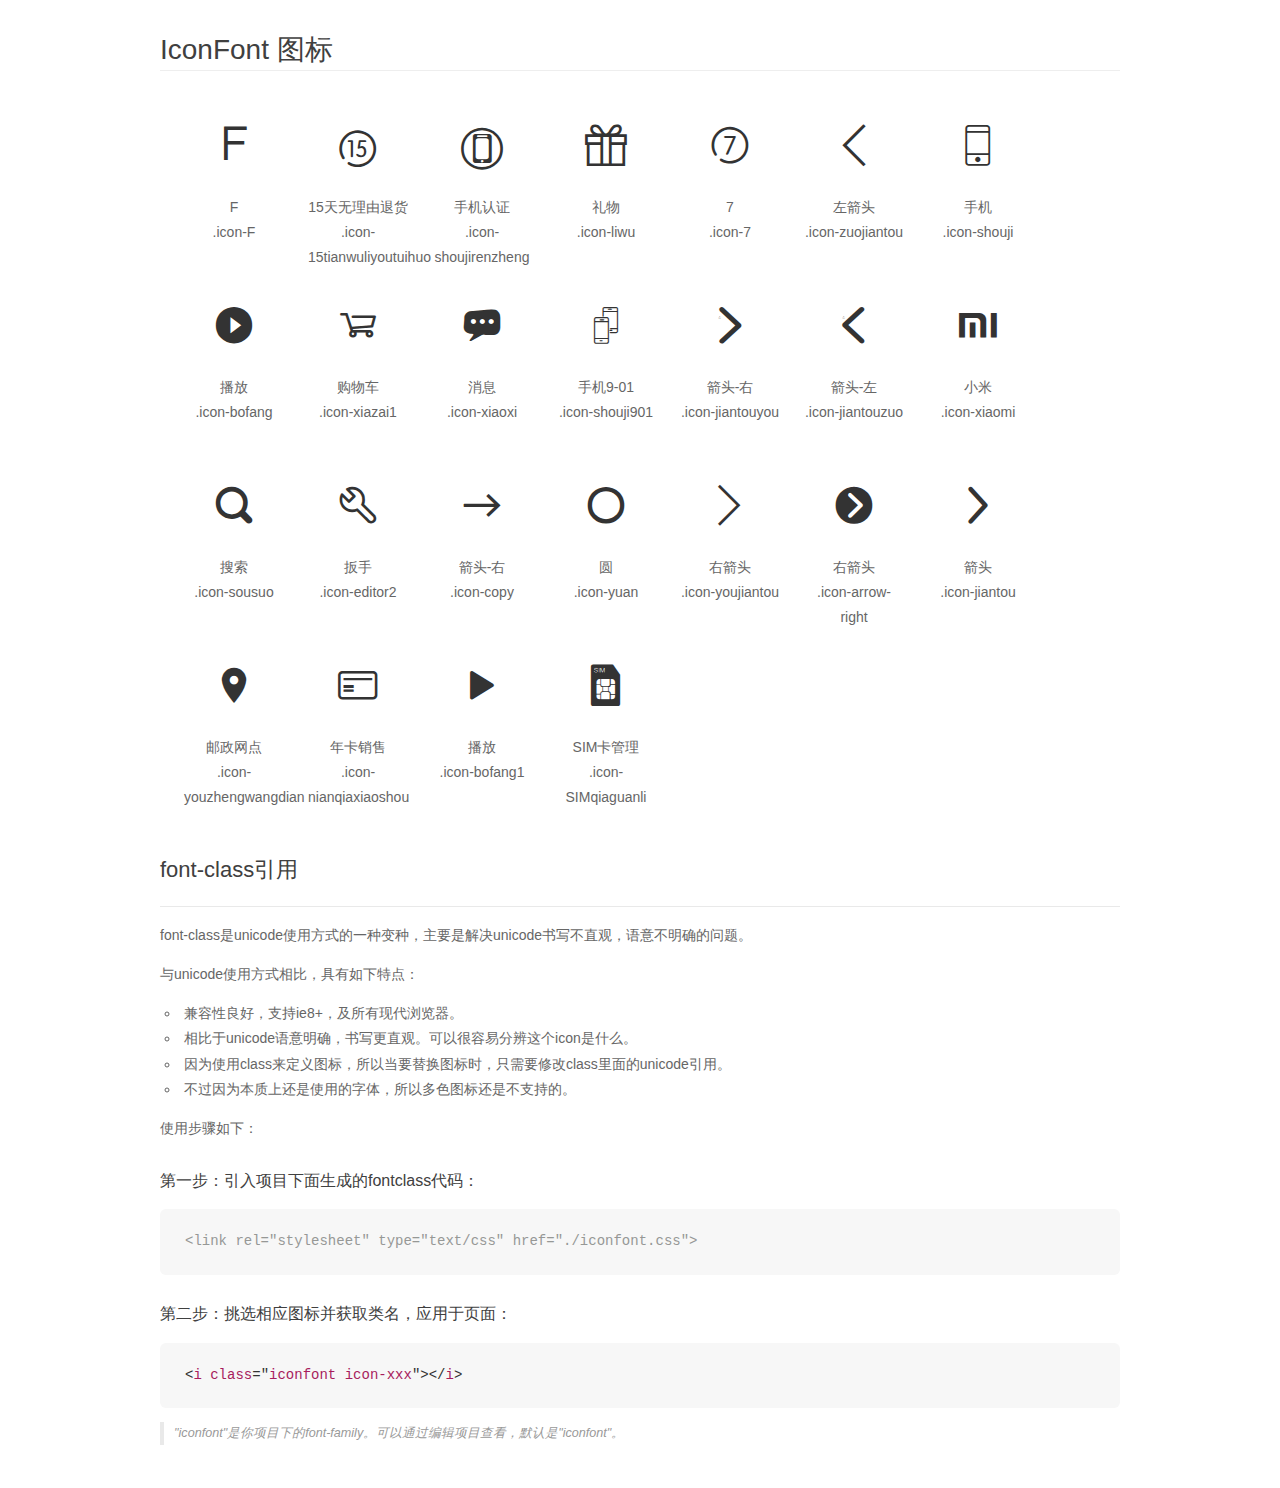
<file: iconfont/demo_fontclass.html>
<!DOCTYPE html>
<html>
<head>
    <meta charset="utf-8"/>
    <title>IconFont</title>
    <link rel="stylesheet" href="demo.css">
    <link rel="stylesheet" href="iconfont.css">
</head>
<body>
    <div class="main markdown">
        <h1>IconFont 图标</h1>
        <ul class="icon_lists clear">
            
                <li>
                <i class="icon iconfont icon-F"></i>
                    <div class="name">F</div>
                    <div class="fontclass">.icon-F</div>
                </li>
            
                <li>
                <i class="icon iconfont icon-15tianwuliyoutuihuo"></i>
                    <div class="name">15天无理由退货</div>
                    <div class="fontclass">.icon-15tianwuliyoutuihuo</div>
                </li>
            
                <li>
                <i class="icon iconfont icon-shoujirenzheng"></i>
                    <div class="name">手机认证</div>
                    <div class="fontclass">.icon-shoujirenzheng</div>
                </li>
            
                <li>
                <i class="icon iconfont icon-liwu"></i>
                    <div class="name">礼物</div>
                    <div class="fontclass">.icon-liwu</div>
                </li>
            
                <li>
                <i class="icon iconfont icon-7"></i>
                    <div class="name">7</div>
                    <div class="fontclass">.icon-7</div>
                </li>
            
                <li>
                <i class="icon iconfont icon-zuojiantou"></i>
                    <div class="name">左箭头</div>
                    <div class="fontclass">.icon-zuojiantou</div>
                </li>
            
                <li>
                <i class="icon iconfont icon-shouji"></i>
                    <div class="name">手机</div>
                    <div class="fontclass">.icon-shouji</div>
                </li>
            
                <li>
                <i class="icon iconfont icon-bofang"></i>
                    <div class="name">播放</div>
                    <div class="fontclass">.icon-bofang</div>
                </li>
            
                <li>
                <i class="icon iconfont icon-xiazai1"></i>
                    <div class="name">购物车</div>
                    <div class="fontclass">.icon-xiazai1</div>
                </li>
            
                <li>
                <i class="icon iconfont icon-xiaoxi"></i>
                    <div class="name">消息</div>
                    <div class="fontclass">.icon-xiaoxi</div>
                </li>
            
                <li>
                <i class="icon iconfont icon-shouji901"></i>
                    <div class="name">手机9-01</div>
                    <div class="fontclass">.icon-shouji901</div>
                </li>
            
                <li>
                <i class="icon iconfont icon-jiantouyou"></i>
                    <div class="name">箭头-右</div>
                    <div class="fontclass">.icon-jiantouyou</div>
                </li>
            
                <li>
                <i class="icon iconfont icon-jiantouzuo"></i>
                    <div class="name">箭头-左</div>
                    <div class="fontclass">.icon-jiantouzuo</div>
                </li>
            
                <li>
                <i class="icon iconfont icon-xiaomi"></i>
                    <div class="name">小米</div>
                    <div class="fontclass">.icon-xiaomi</div>
                </li>
            
                <li>
                <i class="icon iconfont icon-sousuo"></i>
                    <div class="name">搜索</div>
                    <div class="fontclass">.icon-sousuo</div>
                </li>
            
                <li>
                <i class="icon iconfont icon-editor2"></i>
                    <div class="name">扳手</div>
                    <div class="fontclass">.icon-editor2</div>
                </li>
            
                <li>
                <i class="icon iconfont icon-copy"></i>
                    <div class="name">箭头-右</div>
                    <div class="fontclass">.icon-copy</div>
                </li>
            
                <li>
                <i class="icon iconfont icon-yuan"></i>
                    <div class="name">圆</div>
                    <div class="fontclass">.icon-yuan</div>
                </li>
            
                <li>
                <i class="icon iconfont icon-youjiantou"></i>
                    <div class="name">右箭头</div>
                    <div class="fontclass">.icon-youjiantou</div>
                </li>
            
                <li>
                <i class="icon iconfont icon-arrow-right"></i>
                    <div class="name">右箭头</div>
                    <div class="fontclass">.icon-arrow-right</div>
                </li>
            
                <li>
                <i class="icon iconfont icon-jiantou"></i>
                    <div class="name">箭头</div>
                    <div class="fontclass">.icon-jiantou</div>
                </li>
            
                <li>
                <i class="icon iconfont icon-youzhengwangdian"></i>
                    <div class="name">邮政网点</div>
                    <div class="fontclass">.icon-youzhengwangdian</div>
                </li>
            
                <li>
                <i class="icon iconfont icon-nianqiaxiaoshou"></i>
                    <div class="name">年卡销售</div>
                    <div class="fontclass">.icon-nianqiaxiaoshou</div>
                </li>
            
                <li>
                <i class="icon iconfont icon-bofang1"></i>
                    <div class="name">播放</div>
                    <div class="fontclass">.icon-bofang1</div>
                </li>
            
                <li>
                <i class="icon iconfont icon-SIMqiaguanli"></i>
                    <div class="name">SIM卡管理</div>
                    <div class="fontclass">.icon-SIMqiaguanli</div>
                </li>
            
        </ul>

        <h2 id="font-class-">font-class引用</h2>
        <hr>

        <p>font-class是unicode使用方式的一种变种，主要是解决unicode书写不直观，语意不明确的问题。</p>
        <p>与unicode使用方式相比，具有如下特点：</p>
        <ul>
        <li>兼容性良好，支持ie8+，及所有现代浏览器。</li>
        <li>相比于unicode语意明确，书写更直观。可以很容易分辨这个icon是什么。</li>
        <li>因为使用class来定义图标，所以当要替换图标时，只需要修改class里面的unicode引用。</li>
        <li>不过因为本质上还是使用的字体，所以多色图标还是不支持的。</li>
        </ul>
        <p>使用步骤如下：</p>
        <h3 id="-fontclass-">第一步：引入项目下面生成的fontclass代码：</h3>


        <pre><code class="lang-js hljs javascript"><span class="hljs-comment">&lt;link rel="stylesheet" type="text/css" href="./iconfont.css"&gt;</span></code></pre>
        <h3 id="-">第二步：挑选相应图标并获取类名，应用于页面：</h3>
        <pre><code class="lang-css hljs">&lt;<span class="hljs-selector-tag">i</span> <span class="hljs-selector-tag">class</span>="<span class="hljs-selector-tag">iconfont</span> <span class="hljs-selector-tag">icon-xxx</span>"&gt;&lt;/<span class="hljs-selector-tag">i</span>&gt;</code></pre>
        <blockquote>
        <p>"iconfont"是你项目下的font-family。可以通过编辑项目查看，默认是"iconfont"。</p>
        </blockquote>
    </div>
</body>
</html>
</file>
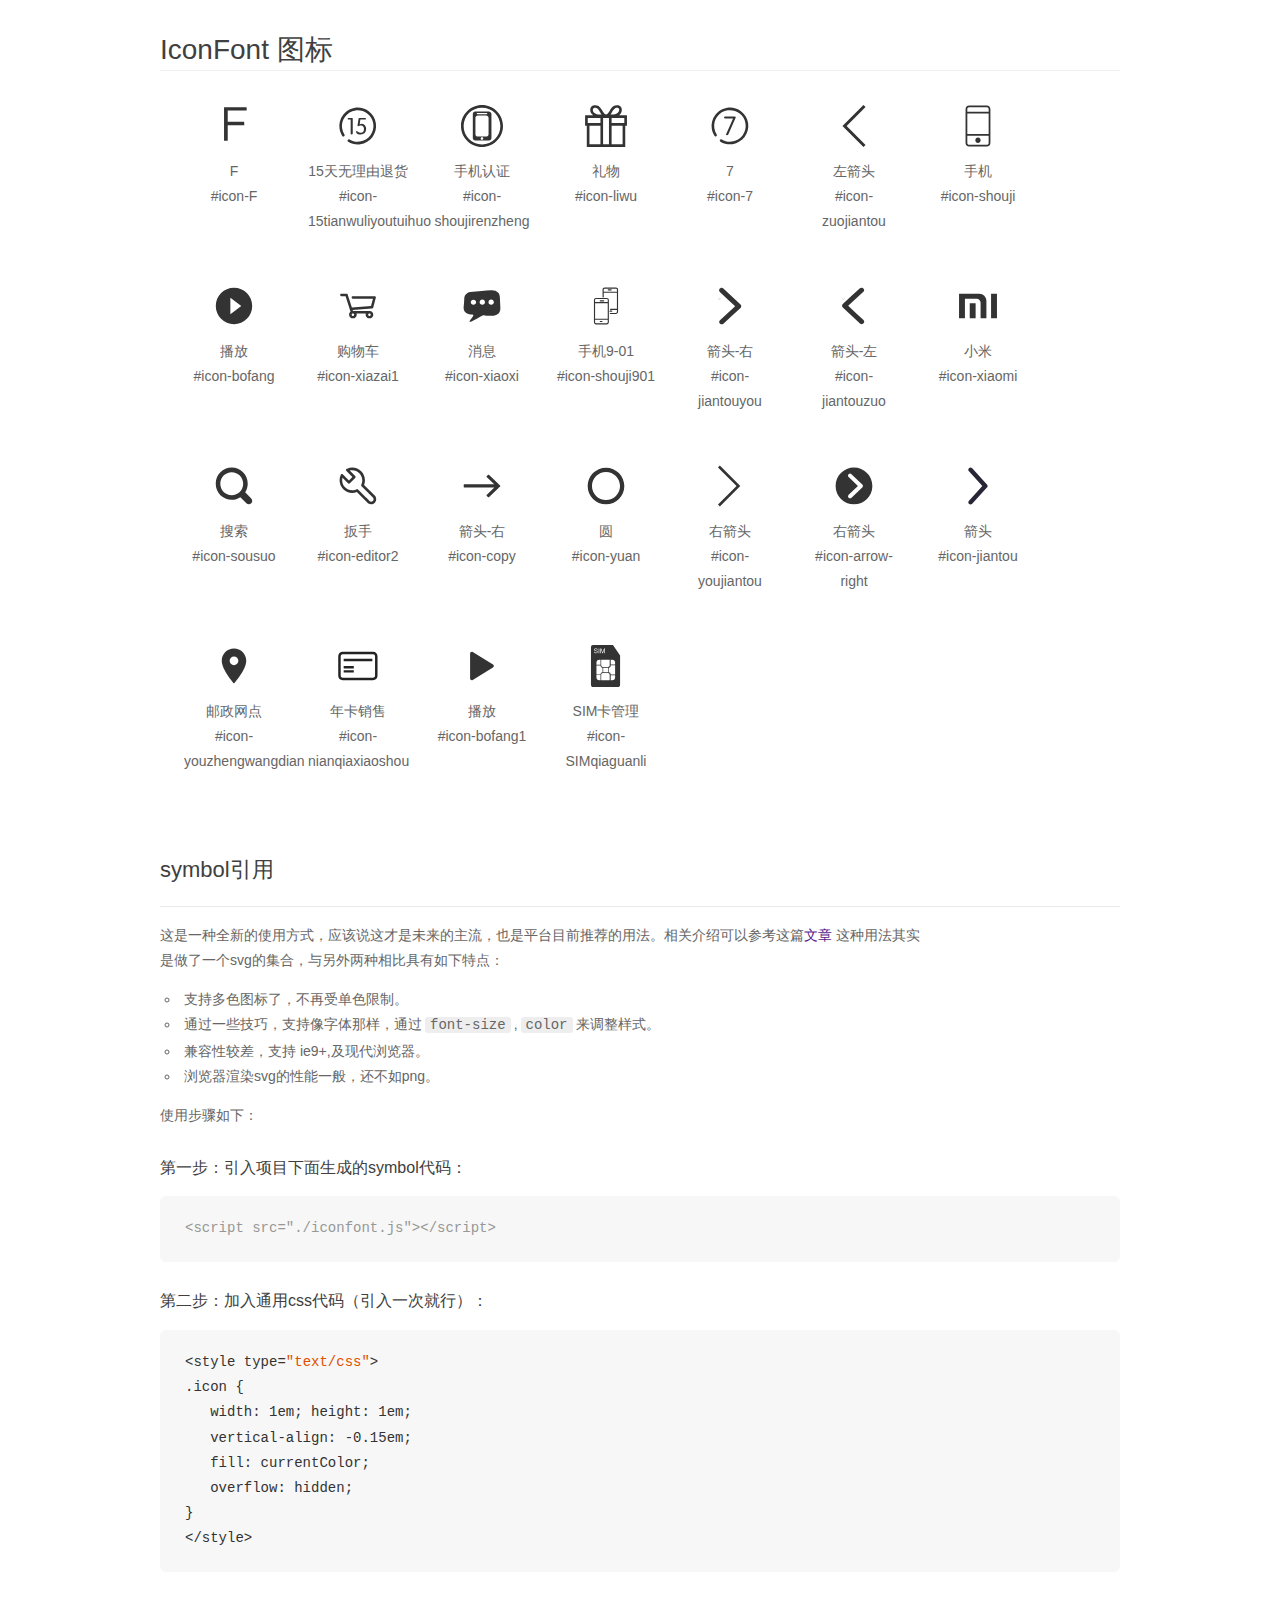
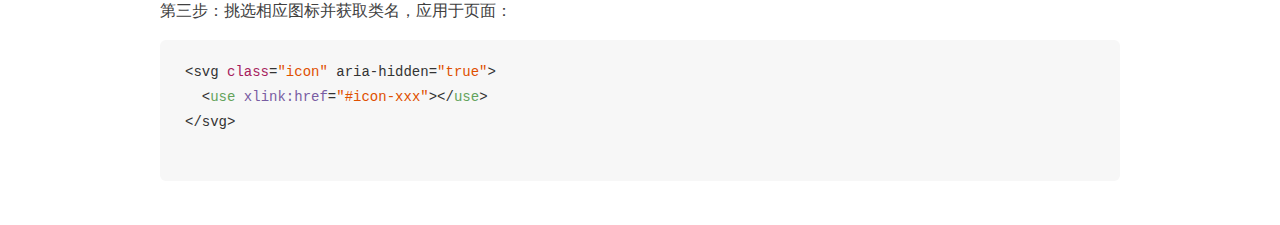
<file: iconfont/demo_symbol.html>
<!DOCTYPE html>
<html>
<head>
    <meta charset="utf-8"/>
    <title>IconFont</title>
    <link rel="stylesheet" href="demo.css">
    <script src="iconfont.js"></script>

    <style type="text/css">
        .icon {
          /* 通过设置 font-size 来改变图标大小 */
          width: 1em; height: 1em;
          /* 图标和文字相邻时，垂直对齐 */
          vertical-align: -0.15em;
          /* 通过设置 color 来改变 SVG 的颜色/fill */
          fill: currentColor;
          /* path 和 stroke 溢出 viewBox 部分在 IE 下会显示
             normalize.css 中也包含这行 */
          overflow: hidden;
        }

    </style>
</head>
<body>
    <div class="main markdown">
        <h1>IconFont 图标</h1>
        <ul class="icon_lists clear">
            
                <li>
                    <svg class="icon" aria-hidden="true">
                        <use xlink:href="#icon-F"></use>
                    </svg>
                    <div class="name">F</div>
                    <div class="fontclass">#icon-F</div>
                </li>
            
                <li>
                    <svg class="icon" aria-hidden="true">
                        <use xlink:href="#icon-15tianwuliyoutuihuo"></use>
                    </svg>
                    <div class="name">15天无理由退货</div>
                    <div class="fontclass">#icon-15tianwuliyoutuihuo</div>
                </li>
            
                <li>
                    <svg class="icon" aria-hidden="true">
                        <use xlink:href="#icon-shoujirenzheng"></use>
                    </svg>
                    <div class="name">手机认证</div>
                    <div class="fontclass">#icon-shoujirenzheng</div>
                </li>
            
                <li>
                    <svg class="icon" aria-hidden="true">
                        <use xlink:href="#icon-liwu"></use>
                    </svg>
                    <div class="name">礼物</div>
                    <div class="fontclass">#icon-liwu</div>
                </li>
            
                <li>
                    <svg class="icon" aria-hidden="true">
                        <use xlink:href="#icon-7"></use>
                    </svg>
                    <div class="name">7</div>
                    <div class="fontclass">#icon-7</div>
                </li>
            
                <li>
                    <svg class="icon" aria-hidden="true">
                        <use xlink:href="#icon-zuojiantou"></use>
                    </svg>
                    <div class="name">左箭头</div>
                    <div class="fontclass">#icon-zuojiantou</div>
                </li>
            
                <li>
                    <svg class="icon" aria-hidden="true">
                        <use xlink:href="#icon-shouji"></use>
                    </svg>
                    <div class="name">手机</div>
                    <div class="fontclass">#icon-shouji</div>
                </li>
            
                <li>
                    <svg class="icon" aria-hidden="true">
                        <use xlink:href="#icon-bofang"></use>
                    </svg>
                    <div class="name">播放</div>
                    <div class="fontclass">#icon-bofang</div>
                </li>
            
                <li>
                    <svg class="icon" aria-hidden="true">
                        <use xlink:href="#icon-xiazai1"></use>
                    </svg>
                    <div class="name">购物车</div>
                    <div class="fontclass">#icon-xiazai1</div>
                </li>
            
                <li>
                    <svg class="icon" aria-hidden="true">
                        <use xlink:href="#icon-xiaoxi"></use>
                    </svg>
                    <div class="name">消息</div>
                    <div class="fontclass">#icon-xiaoxi</div>
                </li>
            
                <li>
                    <svg class="icon" aria-hidden="true">
                        <use xlink:href="#icon-shouji901"></use>
                    </svg>
                    <div class="name">手机9-01</div>
                    <div class="fontclass">#icon-shouji901</div>
                </li>
            
                <li>
                    <svg class="icon" aria-hidden="true">
                        <use xlink:href="#icon-jiantouyou"></use>
                    </svg>
                    <div class="name">箭头-右</div>
                    <div class="fontclass">#icon-jiantouyou</div>
                </li>
            
                <li>
                    <svg class="icon" aria-hidden="true">
                        <use xlink:href="#icon-jiantouzuo"></use>
                    </svg>
                    <div class="name">箭头-左</div>
                    <div class="fontclass">#icon-jiantouzuo</div>
                </li>
            
                <li>
                    <svg class="icon" aria-hidden="true">
                        <use xlink:href="#icon-xiaomi"></use>
                    </svg>
                    <div class="name">小米</div>
                    <div class="fontclass">#icon-xiaomi</div>
                </li>
            
                <li>
                    <svg class="icon" aria-hidden="true">
                        <use xlink:href="#icon-sousuo"></use>
                    </svg>
                    <div class="name">搜索</div>
                    <div class="fontclass">#icon-sousuo</div>
                </li>
            
                <li>
                    <svg class="icon" aria-hidden="true">
                        <use xlink:href="#icon-editor2"></use>
                    </svg>
                    <div class="name">扳手</div>
                    <div class="fontclass">#icon-editor2</div>
                </li>
            
                <li>
                    <svg class="icon" aria-hidden="true">
                        <use xlink:href="#icon-copy"></use>
                    </svg>
                    <div class="name">箭头-右</div>
                    <div class="fontclass">#icon-copy</div>
                </li>
            
                <li>
                    <svg class="icon" aria-hidden="true">
                        <use xlink:href="#icon-yuan"></use>
                    </svg>
                    <div class="name">圆</div>
                    <div class="fontclass">#icon-yuan</div>
                </li>
            
                <li>
                    <svg class="icon" aria-hidden="true">
                        <use xlink:href="#icon-youjiantou"></use>
                    </svg>
                    <div class="name">右箭头</div>
                    <div class="fontclass">#icon-youjiantou</div>
                </li>
            
                <li>
                    <svg class="icon" aria-hidden="true">
                        <use xlink:href="#icon-arrow-right"></use>
                    </svg>
                    <div class="name">右箭头</div>
                    <div class="fontclass">#icon-arrow-right</div>
                </li>
            
                <li>
                    <svg class="icon" aria-hidden="true">
                        <use xlink:href="#icon-jiantou"></use>
                    </svg>
                    <div class="name">箭头</div>
                    <div class="fontclass">#icon-jiantou</div>
                </li>
            
                <li>
                    <svg class="icon" aria-hidden="true">
                        <use xlink:href="#icon-youzhengwangdian"></use>
                    </svg>
                    <div class="name">邮政网点</div>
                    <div class="fontclass">#icon-youzhengwangdian</div>
                </li>
            
                <li>
                    <svg class="icon" aria-hidden="true">
                        <use xlink:href="#icon-nianqiaxiaoshou"></use>
                    </svg>
                    <div class="name">年卡销售</div>
                    <div class="fontclass">#icon-nianqiaxiaoshou</div>
                </li>
            
                <li>
                    <svg class="icon" aria-hidden="true">
                        <use xlink:href="#icon-bofang1"></use>
                    </svg>
                    <div class="name">播放</div>
                    <div class="fontclass">#icon-bofang1</div>
                </li>
            
                <li>
                    <svg class="icon" aria-hidden="true">
                        <use xlink:href="#icon-SIMqiaguanli"></use>
                    </svg>
                    <div class="name">SIM卡管理</div>
                    <div class="fontclass">#icon-SIMqiaguanli</div>
                </li>
            
        </ul>


        <h2 id="symbol-">symbol引用</h2>
        <hr>

        <p>这是一种全新的使用方式，应该说这才是未来的主流，也是平台目前推荐的用法。相关介绍可以参考这篇<a href="">文章</a>
        这种用法其实是做了一个svg的集合，与另外两种相比具有如下特点：</p>
        <ul>
          <li>支持多色图标了，不再受单色限制。</li>
          <li>通过一些技巧，支持像字体那样，通过<code>font-size</code>,<code>color</code>来调整样式。</li>
          <li>兼容性较差，支持 ie9+,及现代浏览器。</li>
          <li>浏览器渲染svg的性能一般，还不如png。</li>
        </ul>
        <p>使用步骤如下：</p>
        <h3 id="-symbol-">第一步：引入项目下面生成的symbol代码：</h3>
        <pre><code class="lang-js hljs javascript"><span class="hljs-comment">&lt;script src="./iconfont.js"&gt;&lt;/script&gt;</span></code></pre>
        <h3 id="-css-">第二步：加入通用css代码（引入一次就行）：</h3>
        <pre><code class="lang-js hljs javascript">&lt;style type=<span class="hljs-string">"text/css"</span>&gt;
.icon {
   width: <span class="hljs-number">1</span>em; height: <span class="hljs-number">1</span>em;
   vertical-align: <span class="hljs-number">-0.15</span>em;
   fill: currentColor;
   overflow: hidden;
}
&lt;<span class="hljs-regexp">/style&gt;</span></code></pre>
        <h3 id="-">第三步：挑选相应图标并获取类名，应用于页面：</h3>
        <pre><code class="lang-js hljs javascript">&lt;svg <span class="hljs-class"><span class="hljs-keyword">class</span></span>=<span class="hljs-string">"icon"</span> aria-hidden=<span class="hljs-string">"true"</span>&gt;<span class="xml"><span class="hljs-tag">
  &lt;<span class="hljs-name">use</span> <span class="hljs-attr">xlink:href</span>=<span class="hljs-string">"#icon-xxx"</span>&gt;</span><span class="hljs-tag">&lt;/<span class="hljs-name">use</span>&gt;</span>
</span>&lt;<span class="hljs-regexp">/svg&gt;
        </span></code></pre>
    </div>
</body>
</html>
</file>
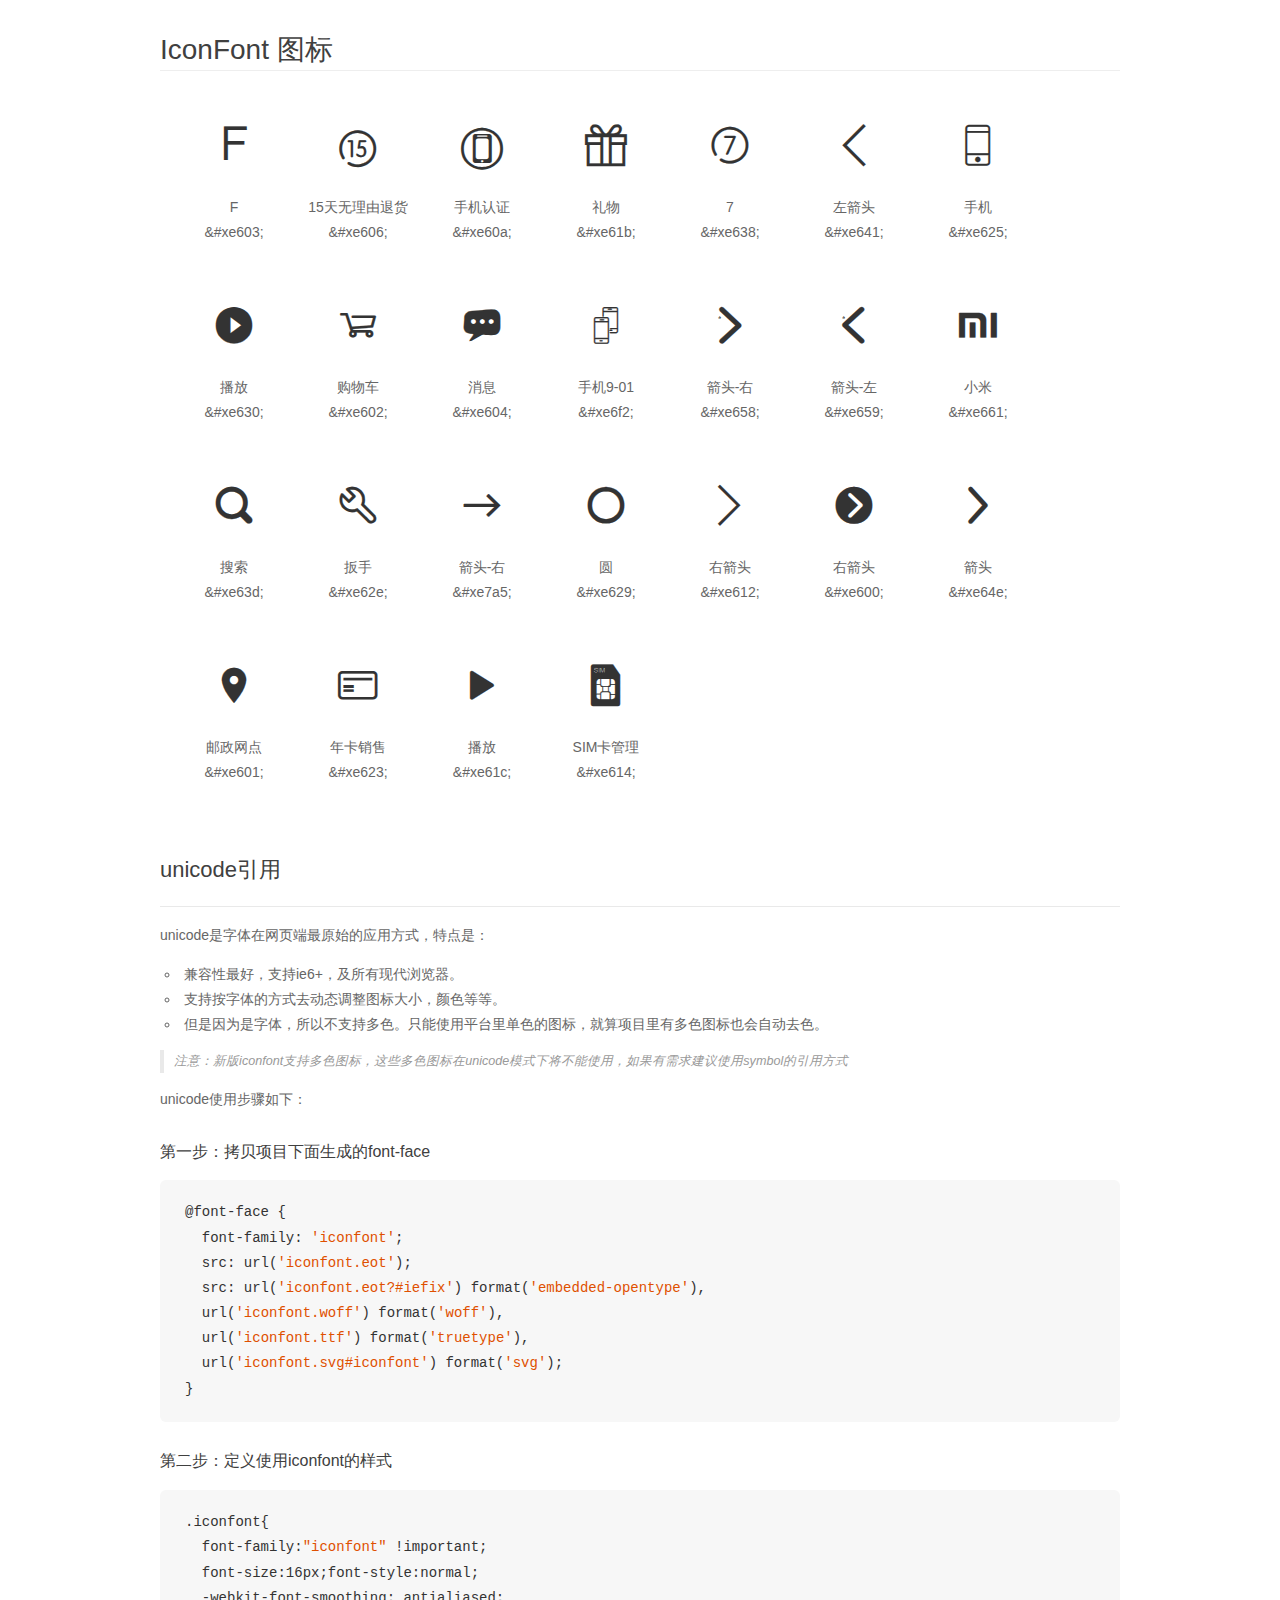
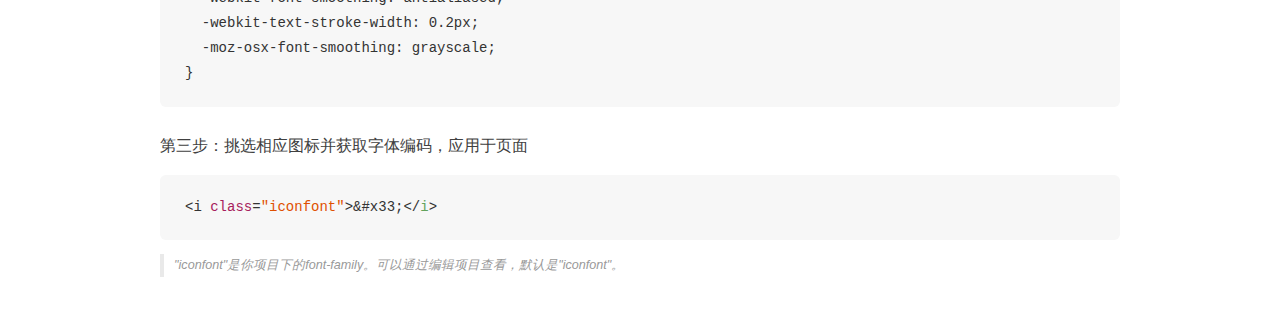
<file: iconfont/demo_unicode.html>
<!DOCTYPE html>
<html>
<head>
    <meta charset="utf-8"/>
    <title>IconFont</title>
    <link rel="stylesheet" href="demo.css">

    <style type="text/css">

        @font-face {font-family: "iconfont";
          src: url('iconfont.eot'); /* IE9*/
          src: url('iconfont.eot#iefix') format('embedded-opentype'), /* IE6-IE8 */
          url('iconfont.woff') format('woff'), /* chrome, firefox */
          url('iconfont.ttf') format('truetype'), /* chrome, firefox, opera, Safari, Android, iOS 4.2+*/
          url('iconfont.svg#iconfont') format('svg'); /* iOS 4.1- */
        }

        .iconfont {
          font-family:"iconfont" !important;
          font-size:16px;
          font-style:normal;
          -webkit-font-smoothing: antialiased;
          -webkit-text-stroke-width: 0.2px;
          -moz-osx-font-smoothing: grayscale;
        }

    </style>
</head>
<body>
    <div class="main markdown">
        <h1>IconFont 图标</h1>
        <ul class="icon_lists clear">
            
                <li>
                <i class="icon iconfont">&#xe603;</i>
                    <div class="name">F</div>
                    <div class="code">&amp;#xe603;</div>
                </li>
            
                <li>
                <i class="icon iconfont">&#xe606;</i>
                    <div class="name">15天无理由退货</div>
                    <div class="code">&amp;#xe606;</div>
                </li>
            
                <li>
                <i class="icon iconfont">&#xe60a;</i>
                    <div class="name">手机认证</div>
                    <div class="code">&amp;#xe60a;</div>
                </li>
            
                <li>
                <i class="icon iconfont">&#xe61b;</i>
                    <div class="name">礼物</div>
                    <div class="code">&amp;#xe61b;</div>
                </li>
            
                <li>
                <i class="icon iconfont">&#xe638;</i>
                    <div class="name">7</div>
                    <div class="code">&amp;#xe638;</div>
                </li>
            
                <li>
                <i class="icon iconfont">&#xe641;</i>
                    <div class="name">左箭头</div>
                    <div class="code">&amp;#xe641;</div>
                </li>
            
                <li>
                <i class="icon iconfont">&#xe625;</i>
                    <div class="name">手机</div>
                    <div class="code">&amp;#xe625;</div>
                </li>
            
                <li>
                <i class="icon iconfont">&#xe630;</i>
                    <div class="name">播放</div>
                    <div class="code">&amp;#xe630;</div>
                </li>
            
                <li>
                <i class="icon iconfont">&#xe602;</i>
                    <div class="name">购物车</div>
                    <div class="code">&amp;#xe602;</div>
                </li>
            
                <li>
                <i class="icon iconfont">&#xe604;</i>
                    <div class="name">消息</div>
                    <div class="code">&amp;#xe604;</div>
                </li>
            
                <li>
                <i class="icon iconfont">&#xe6f2;</i>
                    <div class="name">手机9-01</div>
                    <div class="code">&amp;#xe6f2;</div>
                </li>
            
                <li>
                <i class="icon iconfont">&#xe658;</i>
                    <div class="name">箭头-右</div>
                    <div class="code">&amp;#xe658;</div>
                </li>
            
                <li>
                <i class="icon iconfont">&#xe659;</i>
                    <div class="name">箭头-左</div>
                    <div class="code">&amp;#xe659;</div>
                </li>
            
                <li>
                <i class="icon iconfont">&#xe661;</i>
                    <div class="name">小米</div>
                    <div class="code">&amp;#xe661;</div>
                </li>
            
                <li>
                <i class="icon iconfont">&#xe63d;</i>
                    <div class="name">搜索</div>
                    <div class="code">&amp;#xe63d;</div>
                </li>
            
                <li>
                <i class="icon iconfont">&#xe62e;</i>
                    <div class="name">扳手</div>
                    <div class="code">&amp;#xe62e;</div>
                </li>
            
                <li>
                <i class="icon iconfont">&#xe7a5;</i>
                    <div class="name">箭头-右</div>
                    <div class="code">&amp;#xe7a5;</div>
                </li>
            
                <li>
                <i class="icon iconfont">&#xe629;</i>
                    <div class="name">圆</div>
                    <div class="code">&amp;#xe629;</div>
                </li>
            
                <li>
                <i class="icon iconfont">&#xe612;</i>
                    <div class="name">右箭头</div>
                    <div class="code">&amp;#xe612;</div>
                </li>
            
                <li>
                <i class="icon iconfont">&#xe600;</i>
                    <div class="name">右箭头</div>
                    <div class="code">&amp;#xe600;</div>
                </li>
            
                <li>
                <i class="icon iconfont">&#xe64e;</i>
                    <div class="name">箭头</div>
                    <div class="code">&amp;#xe64e;</div>
                </li>
            
                <li>
                <i class="icon iconfont">&#xe601;</i>
                    <div class="name">邮政网点</div>
                    <div class="code">&amp;#xe601;</div>
                </li>
            
                <li>
                <i class="icon iconfont">&#xe623;</i>
                    <div class="name">年卡销售</div>
                    <div class="code">&amp;#xe623;</div>
                </li>
            
                <li>
                <i class="icon iconfont">&#xe61c;</i>
                    <div class="name">播放</div>
                    <div class="code">&amp;#xe61c;</div>
                </li>
            
                <li>
                <i class="icon iconfont">&#xe614;</i>
                    <div class="name">SIM卡管理</div>
                    <div class="code">&amp;#xe614;</div>
                </li>
            
        </ul>
        <h2 id="unicode-">unicode引用</h2>
        <hr>

        <p>unicode是字体在网页端最原始的应用方式，特点是：</p>
        <ul>
        <li>兼容性最好，支持ie6+，及所有现代浏览器。</li>
        <li>支持按字体的方式去动态调整图标大小，颜色等等。</li>
        <li>但是因为是字体，所以不支持多色。只能使用平台里单色的图标，就算项目里有多色图标也会自动去色。</li>
        </ul>
        <blockquote>
        <p>注意：新版iconfont支持多色图标，这些多色图标在unicode模式下将不能使用，如果有需求建议使用symbol的引用方式</p>
        </blockquote>
        <p>unicode使用步骤如下：</p>
        <h3 id="-font-face">第一步：拷贝项目下面生成的font-face</h3>
        <pre><code class="lang-js hljs javascript">@font-face {
  font-family: <span class="hljs-string">'iconfont'</span>;
  src: url(<span class="hljs-string">'iconfont.eot'</span>);
  src: url(<span class="hljs-string">'iconfont.eot?#iefix'</span>) format(<span class="hljs-string">'embedded-opentype'</span>),
  url(<span class="hljs-string">'iconfont.woff'</span>) format(<span class="hljs-string">'woff'</span>),
  url(<span class="hljs-string">'iconfont.ttf'</span>) format(<span class="hljs-string">'truetype'</span>),
  url(<span class="hljs-string">'iconfont.svg#iconfont'</span>) format(<span class="hljs-string">'svg'</span>);
}
</code></pre>
        <h3 id="-iconfont-">第二步：定义使用iconfont的样式</h3>
        <pre><code class="lang-js hljs javascript">.iconfont{
  font-family:<span class="hljs-string">"iconfont"</span> !important;
  font-size:<span class="hljs-number">16</span>px;font-style:normal;
  -webkit-font-smoothing: antialiased;
  -webkit-text-stroke-width: <span class="hljs-number">0.2</span>px;
  -moz-osx-font-smoothing: grayscale;
}
</code></pre>
        <h3 id="-">第三步：挑选相应图标并获取字体编码，应用于页面</h3>
        <pre><code class="lang-js hljs javascript">&lt;i <span class="hljs-class"><span class="hljs-keyword">class</span></span>=<span class="hljs-string">"iconfont"</span>&gt;&amp;#x33;<span class="xml"><span class="hljs-tag">&lt;/<span class="hljs-name">i</span>&gt;</span></span></code></pre>

        <blockquote>
        <p>"iconfont"是你项目下的font-family。可以通过编辑项目查看，默认是"iconfont"。</p>
        </blockquote>
    </div>


</body>
</html>
</file>
<file: iconfont/iconfont.css>
@font-face {font-family: "iconfont";
  src: url('iconfont.eot?t=1516793868851'); /* IE9*/
  src: url('iconfont.eot?t=1516793868851#iefix') format('embedded-opentype'), /* IE6-IE8 */
  url('[data-uri]') format('woff'),
  url('iconfont.ttf?t=1516793868851') format('truetype'), /* chrome, firefox, opera, Safari, Android, iOS 4.2+*/
  url('iconfont.svg?t=1516793868851#iconfont') format('svg'); /* iOS 4.1- */
}

.iconfont {
  font-family:"iconfont" !important;
  font-size:16px;
  font-style:normal;
  -webkit-font-smoothing: antialiased;
  -moz-osx-font-smoothing: grayscale;
}

.icon-F:before { content: "\e603"; }

.icon-15tianwuliyoutuihuo:before { content: "\e606"; }

.icon-shoujirenzheng:before { content: "\e60a"; }

.icon-liwu:before { content: "\e61b"; }

.icon-7:before { content: "\e638"; }

.icon-zuojiantou:before { content: "\e641"; }

.icon-shouji:before { content: "\e625"; }

.icon-bofang:before { content: "\e630"; }

.icon-xiazai1:before { content: "\e602"; }

.icon-xiaoxi:before { content: "\e604"; }

.icon-shouji901:before { content: "\e6f2"; }

.icon-jiantouyou:before { content: "\e658"; }

.icon-jiantouzuo:before { content: "\e659"; }

.icon-xiaomi:before { content: "\e661"; }

.icon-sousuo:before { content: "\e63d"; }

.icon-editor2:before { content: "\e62e"; }

.icon-copy:before { content: "\e7a5"; }

.icon-yuan:before { content: "\e629"; }

.icon-youjiantou:before { content: "\e612"; }

.icon-arrow-right:before { content: "\e600"; }

.icon-jiantou:before { content: "\e64e"; }

.icon-youzhengwangdian:before { content: "\e601"; }

.icon-nianqiaxiaoshou:before { content: "\e623"; }

.icon-bofang1:before { content: "\e61c"; }

.icon-SIMqiaguanli:before { content: "\e614"; }
</file>
<file: iconfont/demo.css>
*{margin: 0;padding: 0;list-style: none;}
/*
KISSY CSS Reset
理念：1. reset 的目的不是清除浏览器的默认样式，这仅是部分工作。清除和重置是紧密不可分的。
2. reset 的目的不是让默认样式在所有浏览器下一致，而是减少默认样式有可能带来的问题。
3. reset 期望提供一套普适通用的基础样式。但没有银弹，推荐根据具体需求，裁剪和修改后再使用。
特色：1. 适应中文；2. 基于最新主流浏览器。
维护：玉伯<lifesinger@gmail.com>, 正淳<ragecarrier@gmail.com>
 */

/** 清除内外边距 **/
body, h1, h2, h3, h4, h5, h6, hr, p, blockquote, /* structural elements 结构元素 */
dl, dt, dd, ul, ol, li, /* list elements 列表元素 */
pre, /* text formatting elements 文本格式元素 */
form, fieldset, legend, button, input, textarea, /* form elements 表单元素 */
th, td /* table elements 表格元素 */ {
  margin: 0;
  padding: 0;
}

/** 设置默认字体 **/
body,
button, input, select, textarea /* for ie */ {
  font: 12px/1.5 tahoma, arial, \5b8b\4f53, sans-serif;
}
h1, h2, h3, h4, h5, h6 { font-size: 100%; }
address, cite, dfn, em, var { font-style: normal; } /* 将斜体扶正 */
code, kbd, pre, samp { font-family: courier new, courier, monospace; } /* 统一等宽字体 */
small { font-size: 12px; } /* 小于 12px 的中文很难阅读，让 small 正常化 */

/** 重置列表元素 **/
ul, ol { list-style: none; }

/** 重置文本格式元素 **/
a { text-decoration: none; }
a:hover { text-decoration: underline; }


/** 重置表单元素 **/
legend { color: #000; } /* for ie6 */
fieldset, img { border: 0; } /* img 搭车：让链接里的 img 无边框 */
button, input, select, textarea { font-size: 100%; } /* 使得表单元素在 ie 下能继承字体大小 */
/* 注：optgroup 无法扶正 */

/** 重置表格元素 **/
table { border-collapse: collapse; border-spacing: 0; }

/* 清除浮动 */
.ks-clear:after, .clear:after {
  content: '\20';
  display: block;
  height: 0;
  clear: both;
}
.ks-clear, .clear {
  *zoom: 1;
}

.main {
  padding: 30px 100px;
width: 960px;
margin: 0 auto;
}
.main h1{font-size:36px; color:#333; text-align:left;margin-bottom:30px; border-bottom: 1px solid #eee;}

.helps{margin-top:40px;}
.helps pre{
  padding:20px;
  margin:10px 0;
  border:solid 1px #e7e1cd;
  background-color: #fffdef;
  overflow: auto;
}

.icon_lists{
  width: 100% !important;

}

.icon_lists li{
  float:left;
  width: 100px;
  height:180px;
  text-align: center;
  list-style: none !important;
}
.icon_lists .icon{
  font-size: 42px;
  line-height: 100px;
  margin: 10px 0;
  color:#333;
  -webkit-transition: font-size 0.25s ease-out 0s;
  -moz-transition: font-size 0.25s ease-out 0s;
  transition: font-size 0.25s ease-out 0s;

}
.icon_lists .icon:hover{
  font-size: 100px;
}



.markdown {
  color: #666;
  font-size: 14px;
  line-height: 1.8;
}

.highlight {
  line-height: 1.5;
}

.markdown img {
  vertical-align: middle;
  max-width: 100%;
}

.markdown h1 {
  color: #404040;
  font-weight: 500;
  line-height: 40px;
  margin-bottom: 24px;
}

.markdown h2,
.markdown h3,
.markdown h4,
.markdown h5,
.markdown h6 {
  color: #404040;
  margin: 1.6em 0 0.6em 0;
  font-weight: 500;
  clear: both;
}

.markdown h1 {
  font-size: 28px;
}

.markdown h2 {
  font-size: 22px;
}

.markdown h3 {
  font-size: 16px;
}

.markdown h4 {
  font-size: 14px;
}

.markdown h5 {
  font-size: 12px;
}

.markdown h6 {
  font-size: 12px;
}

.markdown hr {
  height: 1px;
  border: 0;
  background: #e9e9e9;
  margin: 16px 0;
  clear: both;
}

.markdown p,
.markdown pre {
  margin: 1em 0;
}

.markdown > p,
.markdown > blockquote,
.markdown > .highlight,
.markdown > ol,
.markdown > ul {
  width: 80%;
}

.markdown ul > li {
  list-style: circle;
}

.markdown > ul li,
.markdown blockquote ul > li {
  margin-left: 20px;
  padding-left: 4px;
}

.markdown > ul li p,
.markdown > ol li p {
  margin: 0.6em 0;
}

.markdown ol > li {
  list-style: decimal;
}

.markdown > ol li,
.markdown blockquote ol > li {
  margin-left: 20px;
  padding-left: 4px;
}

.markdown code {
  margin: 0 3px;
  padding: 0 5px;
  background: #eee;
  border-radius: 3px;
}

.markdown pre {
  border-radius: 6px;
  background: #f7f7f7;
  padding: 20px;
}

.markdown pre code {
  border: none;
  background: #f7f7f7;
  margin: 0;
}

.markdown strong,
.markdown b {
  font-weight: 600;
}

.markdown > table {
  border-collapse: collapse;
  border-spacing: 0px;
  empty-cells: show;
  border: 1px solid #e9e9e9;
  width: 95%;
  margin-bottom: 24px;
}

.markdown > table th {
  white-space: nowrap;
  color: #333;
  font-weight: 600;

}

.markdown > table th,
.markdown > table td {
  border: 1px solid #e9e9e9;
  padding: 8px 16px;
  text-align: left;
}

.markdown > table th {
  background: #F7F7F7;
}

.markdown blockquote {
  font-size: 90%;
  color: #999;
  border-left: 4px solid #e9e9e9;
  padding-left: 0.8em;
  margin: 1em 0;
  font-style: italic;
}

.markdown blockquote p {
  margin: 0;
}

.markdown .anchor {
  opacity: 0;
  transition: opacity 0.3s ease;
  margin-left: 8px;
}

.markdown .waiting {
  color: #ccc;
}

.markdown h1:hover .anchor,
.markdown h2:hover .anchor,
.markdown h3:hover .anchor,
.markdown h4:hover .anchor,
.markdown h5:hover .anchor,
.markdown h6:hover .anchor {
  opacity: 1;
  display: inline-block;
}

.markdown > br,
.markdown > p > br {
  clear: both;
}


.hljs {
  display: block;
  background: white;
  padding: 0.5em;
  color: #333333;
  overflow-x: auto;
}

.hljs-comment,
.hljs-meta {
  color: #969896;
}

.hljs-string,
.hljs-variable,
.hljs-template-variable,
.hljs-strong,
.hljs-emphasis,
.hljs-quote {
  color: #df5000;
}

.hljs-keyword,
.hljs-selector-tag,
.hljs-type {
  color: #a71d5d;
}

.hljs-literal,
.hljs-symbol,
.hljs-bullet,
.hljs-attribute {
  color: #0086b3;
}

.hljs-section,
.hljs-name {
  color: #63a35c;
}

.hljs-tag {
  color: #333333;
}

.hljs-title,
.hljs-attr,
.hljs-selector-id,
.hljs-selector-class,
.hljs-selector-attr,
.hljs-selector-pseudo {
  color: #795da3;
}

.hljs-addition {
  color: #55a532;
  background-color: #eaffea;
}

.hljs-deletion {
  color: #bd2c00;
  background-color: #ffecec;
}

.hljs-link {
  text-decoration: underline;
}

pre{
  background: #fff;
}
</file>
